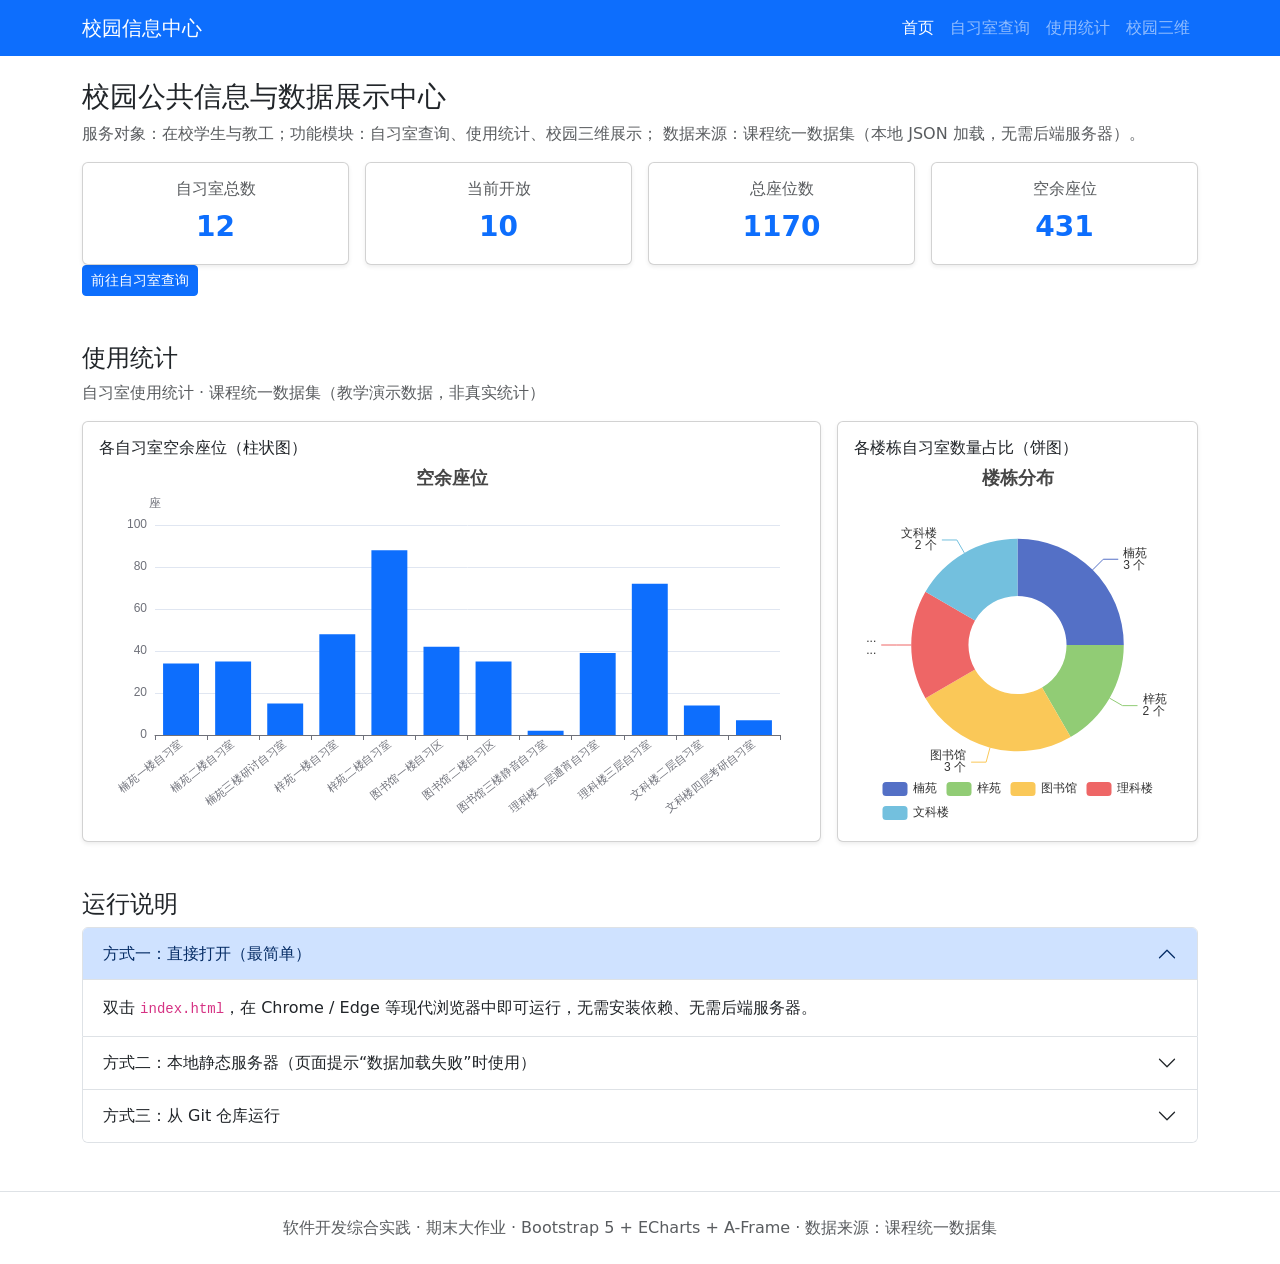
<file: index.html>
<!DOCTYPE html>
<html lang="zh-CN">
<head>
  <meta charset="UTF-8">
  <meta name="viewport" content="width=device-width, initial-scale=1.0">
  <title>校园公共信息与数据展示中心 · 信息首页</title>
  <link href="libs/bootstrap.min.css" rel="stylesheet">
  <link href="style.css" rel="stylesheet">
</head>
<body>
  <nav class="navbar navbar-expand-md navbar-dark bg-primary mb-4 sticky-top">
    <div class="container">
      <a class="navbar-brand" href="index.html">校园信息中心</a>
      <button class="navbar-toggler" type="button" data-bs-toggle="collapse" data-bs-target="#mainNav"
              aria-controls="mainNav" aria-expanded="false" aria-label="切换导航">
        <span class="navbar-toggler-icon"></span>
      </button>
      <div class="collapse navbar-collapse" id="mainNav">
        <ul class="navbar-nav ms-auto">
          <li class="nav-item"><a class="nav-link active" aria-current="page" href="index.html">首页</a></li>
          <li class="nav-item"><a class="nav-link" href="rooms.html">自习室查询</a></li>
          <li class="nav-item"><a class="nav-link" href="#stats">使用统计</a></li>
          <li class="nav-item"><a class="nav-link" href="three-d/campus.html">校园三维</a></li>
        </ul>
      </div>
    </div>
  </nav>

  <main class="container">
    <p id="page-alert" class="alert alert-warning" role="alert">数据加载中...</p>

    <!-- ── 概览 ── -->
    <section id="home" class="mb-5">
      <h1 class="h3">校园公共信息与数据展示中心</h1>
      <p class="text-muted">
        服务对象：在校学生与教工；功能模块：自习室查询、使用统计、校园三维展示；
        数据来源：课程统一数据集（本地 JSON 加载，无需后端服务器）。
      </p>
      <div class="row g-3" id="summary-cards"></div>
      <a href="rooms.html" class="btn btn-primary btn-sm">前往自习室查询</a>
    </section>

    <!-- ── 使用统计 ── -->
    <section id="stats" class="mb-5">
      <h2 class="h4">使用统计</h2>
      <p class="text-muted" id="stats-source"></p>
      <div class="row g-3">
        <div class="col-12 col-lg-8">
          <div class="card shadow-sm">
            <div class="card-body">
              <h3 class="h6">各自习室空余座位（柱状图）</h3>
              <div id="usage-chart" style="height:360px"></div>
            </div>
          </div>
        </div>
        <div class="col-12 col-lg-4">
          <div class="card shadow-sm">
            <div class="card-body">
              <h3 class="h6">各楼栋自习室数量占比（饼图）</h3>
              <div id="building-chart" style="height:360px"></div>
            </div>
          </div>
        </div>
      </div>
    </section>

    <!-- ── 运行说明 ── -->
    <section id="run" class="mb-5">
      <h2 class="h4">运行说明</h2>
      <div class="accordion" id="run-guide">
        <div class="accordion-item">
          <h3 class="accordion-header">
            <button class="accordion-button" type="button" data-bs-toggle="collapse" data-bs-target="#run1">
              方式一：直接打开（最简单）
            </button>
          </h3>
          <div id="run1" class="accordion-collapse collapse show" data-bs-parent="#run-guide">
            <div class="accordion-body">
              双击 <code>index.html</code>，在 Chrome / Edge 等现代浏览器中即可运行，无需安装依赖、无需后端服务器。
            </div>
          </div>
        </div>
        <div class="accordion-item">
          <h3 class="accordion-header">
            <button class="accordion-button collapsed" type="button" data-bs-toggle="collapse" data-bs-target="#run2">
              方式二：本地静态服务器（页面提示“数据加载失败”时使用）
            </button>
          </h3>
          <div id="run2" class="accordion-collapse collapse" data-bs-parent="#run-guide">
            <div class="accordion-body">
              部分浏览器会拦截 <code>file://</code> 协议下的 fetch 请求，导致 <code>data.json</code> 无法加载。
              此时在本目录打开命令行，任选一种方式启动静态服务器：
              <ul class="mb-0 mt-2">
                <li>Python：<code>python -m http.server 8000</code></li>
                <li>Node.js：<code>npx serve .</code></li>
              </ul>
              然后在浏览器访问 <code>http://localhost:8000</code>。
            </div>
          </div>
        </div>
        <div class="accordion-item">
          <h3 class="accordion-header">
            <button class="accordion-button collapsed" type="button" data-bs-toggle="collapse" data-bs-target="#run3">
              方式三：从 Git 仓库运行
            </button>
          </h3>
          <div id="run3" class="accordion-collapse collapse" data-bs-parent="#run-guide">
            <div class="accordion-body">
              <code>git clone &lt;仓库地址&gt;</code> → 进入 <code>integration</code> 目录 → 按方式一或方式二运行。
            </div>
          </div>
        </div>
      </div>
    </section>
  </main>

  <footer class="text-center text-muted py-4">
    软件开发综合实践 · 期末大作业 · Bootstrap 5 + ECharts + A-Frame · 数据来源：课程统一数据集
  </footer>

  <script src="libs/bootstrap.bundle.min.js"></script>
  <script src="libs/echarts.min.js"></script>
  <script src="app.js"></script>
</body>
</html>
</file>
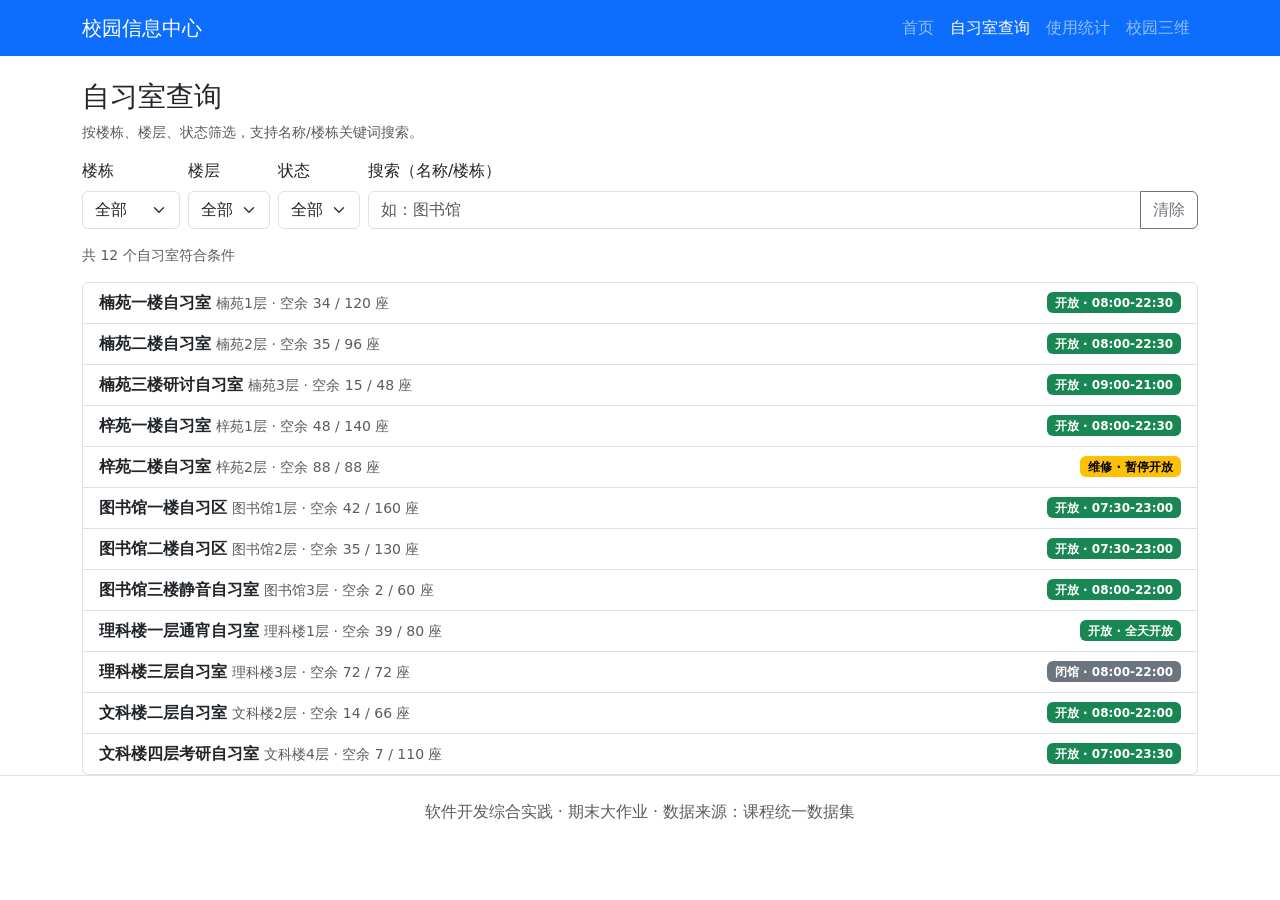
<file: rooms.html>
<!DOCTYPE html>
<html lang="zh-CN">
<head>
  <meta charset="UTF-8">
  <meta name="viewport" content="width=device-width, initial-scale=1.0">
  <title>自习室查询 · 校园公共信息与数据展示中心</title>
  <link href="libs/bootstrap.min.css" rel="stylesheet">
  <link href="style.css" rel="stylesheet">
</head>
<body>
  <nav class="navbar navbar-expand-md navbar-dark bg-primary mb-4 sticky-top">
    <div class="container">
      <a class="navbar-brand" href="index.html">校园信息中心</a>
      <button class="navbar-toggler" type="button" data-bs-toggle="collapse" data-bs-target="#mainNav"
              aria-controls="mainNav" aria-expanded="false" aria-label="切换导航">
        <span class="navbar-toggler-icon"></span>
      </button>
      <div class="collapse navbar-collapse" id="mainNav">
        <ul class="navbar-nav ms-auto">
          <li class="nav-item"><a class="nav-link" href="index.html">首页</a></li>
          <li class="nav-item"><a class="nav-link active" aria-current="page" href="rooms.html">自习室查询</a></li>
          <li class="nav-item"><a class="nav-link" href="index.html#stats">使用统计</a></li>
          <li class="nav-item"><a class="nav-link" href="three-d/campus.html">校园三维</a></li>
        </ul>
      </div>
    </div>
  </nav>

  <main class="container">
    <h1 class="h3">自习室查询</h1>
    <p class="text-muted small">按楼栋、楼层、状态筛选，支持名称/楼栋关键词搜索。</p>
    <p id="rooms-alert" class="alert alert-warning" role="alert" style="display:none"></p>

    <div class="row g-2 mb-3">
      <div class="col-6 col-md-auto">
        <label for="building-filter" class="form-label">楼栋</label>
        <select id="building-filter" class="form-select">
          <option value="all">全部</option>
        </select>
      </div>
      <div class="col-6 col-md-auto">
        <label for="floor-filter" class="form-label">楼层</label>
        <select id="floor-filter" class="form-select">
          <option value="all">全部</option>
          <option value="1">1层</option>
          <option value="2">2层</option>
          <option value="3">3层</option>
          <option value="4">4层</option>
        </select>
      </div>
      <div class="col-6 col-md-auto">
        <label for="status-filter" class="form-label">状态</label>
        <select id="status-filter" class="form-select">
          <option value="all">全部</option>
          <option value="开放">开放</option>
          <option value="闭馆">闭馆</option>
          <option value="维修">维修</option>
        </select>
      </div>
      <div class="col-12 col-md">
        <label for="search-input" class="form-label">搜索（名称/楼栋）</label>
        <div class="input-group">
          <input id="search-input" type="text" class="form-control" placeholder="如：图书馆" aria-label="搜索关键词">
          <button id="clear-search" class="btn btn-outline-secondary" type="button">清除</button>
        </div>
      </div>
    </div>

    <p class="text-muted small" id="room-count"></p>
    <ul id="room-list" class="list-group"></ul>
  </main>

  <footer class="text-center text-muted py-4">
    软件开发综合实践 · 期末大作业 · 数据来源：课程统一数据集
  </footer>

  <script src="libs/bootstrap.bundle.min.js"></script>
  <script src="rooms.js"></script>
</body>
</html>
</file>
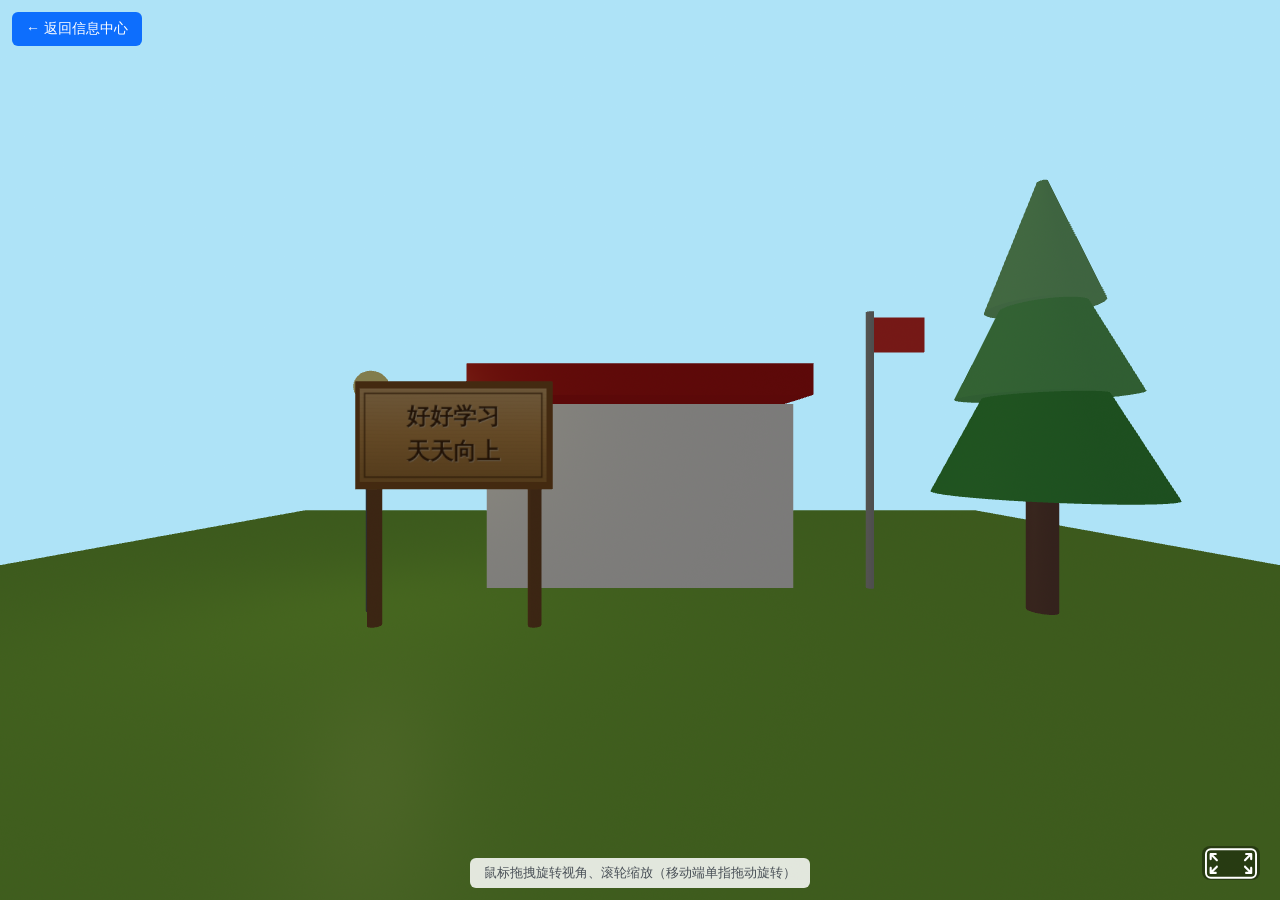
<file: three-d/campus.html>
<!DOCTYPE html>
<html lang="zh-CN">
<head>
  <meta charset="UTF-8">
  <meta name="viewport" content="width=device-width, initial-scale=1.0">
  <title>校园三维展示 · 校园公共信息与数据展示中心</title>
  <script src="libs/aframe.min.js"></script>
  <style>
    /* 置于 A-Frame 全屏画布之上的返回按钮 */
    .back-link {
      position: fixed;
      top: 12px;
      left: 12px;
      z-index: 9999;
      display: inline-block;
      padding: 8px 14px;
      background: #0d6efd;
      color: #fff;
      text-decoration: none;
      border-radius: 6px;
      font-family: Arial, "Microsoft YaHei", sans-serif;
      font-size: 14px;
    }
    .back-link:hover { background: #0b5ed7; color: #fff; }

    /* 场景说明文字，避免遮挡三维画面 */
    .scene-tip {
      position: fixed;
      bottom: 12px;
      left: 50%;
      transform: translateX(-50%);
      z-index: 9999;
      margin: 0;
      padding: 6px 14px;
      background: rgba(255, 255, 255, 0.85);
      border-radius: 6px;
      color: #495057;
      font-family: Arial, "Microsoft YaHei", sans-serif;
      font-size: 13px;
    }
  </style>
</head>
<body>
  <a class="back-link" href="../index.html">← 返回信息中心</a>
  <p class="scene-tip">鼠标拖拽旋转视角、滚轮缩放（移动端单指拖动旋转）</p>

  <!-- 木牌贴图：A-Frame 默认字体不含中文字形，故用 canvas 绘制木牌后作为纹理 -->
  <a-assets>
    <img id="wood-sign" alt="好好学习，天天向上">
  </a-assets>

  <script>
    (function () {
      const canvas = document.createElement('canvas');
      canvas.width = 1024;
      canvas.height = 512;
      const g = canvas.getContext('2d');

      // 木质底色（竖向渐变）
      const bg = g.createLinearGradient(0, 0, 0, 512);
      bg.addColorStop(0, '#d8b078');
      bg.addColorStop(0.5, '#c69452');
      bg.addColorStop(1, '#a97b3f');
      g.fillStyle = bg;
      g.fillRect(0, 0, 1024, 512);

      // 木纹
      g.strokeStyle = 'rgba(120, 80, 40, 0.16)';
      g.lineWidth = 2;
      for (let i = 0; i < 26; i++) {
        const y = 10 + i * 20;
        g.beginPath();
        g.moveTo(0, y);
        g.bezierCurveTo(320, y + 7, 700, y - 7, 1024, y + 3);
        g.stroke();
      }

      // 深色内边框
      g.strokeStyle = 'rgba(92, 58, 26, 0.8)';
      g.lineWidth = 9;
      g.strokeRect(26, 26, 1024 - 52, 512 - 52);

      // 牌面文字：先描浅色错位高光，再压深色正文，形成刻字效果
      g.textAlign = 'center';
      g.textBaseline = 'middle';
      g.font = 'bold 128px "Microsoft YaHei", "SimHei", sans-serif';
      g.fillStyle = 'rgba(255, 246, 224, 0.6)';
      g.fillText('好好学习', 515, 163);
      g.fillText('天天向上', 515, 355);
      g.fillStyle = '#4a2c14';
      g.fillText('好好学习', 512, 160);
      g.fillText('天天向上', 512, 352);

      document.querySelector('#wood-sign').src = canvas.toDataURL('image/png');
    })();
  </script>

  <a-scene>
    <a-sky color="#aee3f7"></a-sky>
    <a-plane
      position="0 0 -4" rotation="-90 0 0"
      width="20" height="20" color="#7cb342">
    </a-plane>
    <a-box position="0 1.2 -6" width="4" height="2.4" depth="2" color="#efeeee"></a-box>
    <a-box position="0 2.7 -6" width="4.4" height="0.4" depth="2.4" color="#b71c1c"></a-box>
    <a-cylinder position="3 1.8 -5" radius="0.05" height="3.6" color="#9e9e9e"></a-cylinder>
    <a-box
      position="3.35 3.3 -5" width="0.7" height="0.45" depth="0.03" color="#e53935"
      animation="property: position; to: 3.4 3.3 -5; dir: alternate; dur: 900; loop: true">
    </a-box>
    <a-cylinder position="-3 1.2 -4" radius="0.06" height="2.4" color="#616161"></a-cylinder>
    <a-sphere position="-3 2.5 -4" radius="0.18" color="#fff59d"
              animation="property: scale; to: 1.3 1.3 1.3; dir: alternate; dur: 1200; loop: true">
    </a-sphere>

    <!-- ★ 树：树干 + 三层树冠 -->
    <a-cylinder position="4.5 0.9 -4" radius="0.15" height="1.8" color="#6d4c41"></a-cylinder>
    <a-cone     position="4.5 2.4 -4" radius-top="0.05" radius-bottom="1.1" height="2.2" color="#43a047"></a-cone>
    <a-cone     position="4.5 3.3 -4" radius-top="0.05" radius-bottom="0.85" height="1.8" color="#66bb6a"></a-cone>
    <a-cone     position="4.5 4.1 -4" radius-top="0.05" radius-bottom="0.55" height="1.4" color="#81c784"></a-cone>

    <!-- ★ 木牌：两根立柱 + 牌身 + 牌面文字贴图 -->
    <a-cylinder position="-2.72 0.7 -3.5" radius="0.07" height="1.4" color="#7b5230"></a-cylinder>
    <a-cylinder position="-1.08 0.7 -3.5" radius="0.07" height="1.4" color="#7b5230"></a-cylinder>
    <a-box position="-1.9 1.95 -3.5" width="2.0" height="1.1" depth="0.08" color="#8a5a2b"></a-box>
    <a-plane
      position="-1.9 1.95 -3.455" width="1.9" height="0.95"
      material="src: #wood-sign">
    </a-plane>

    <a-light type="point" position="-3 2.6 -4" color="#fff59d" intensity="0.6"></a-light>
    <a-light type="ambient" color="#ffffff" intensity="0.7"></a-light>
    <a-camera position="0 1.8 2"></a-camera>
  </a-scene>
</body>
</html>
</file>
<file: style.css>
/* 自定义样式放在Bootstrap之后引入，保证可覆盖 */

/* 顶部导航为 sticky，锚点跳转时预留偏移，避免标题被遮住 */
section[id] {
  scroll-margin-top: 72px;
}

#usage-chart,
#building-chart {
  background: #fff;
}

#room-list li {
  display: flex;
  justify-content: space-between;
  align-items: center;
  flex-wrap: wrap;
  gap: 4px;
}

footer {
  border-top: 1px solid #dee2e6;
}
</file>
